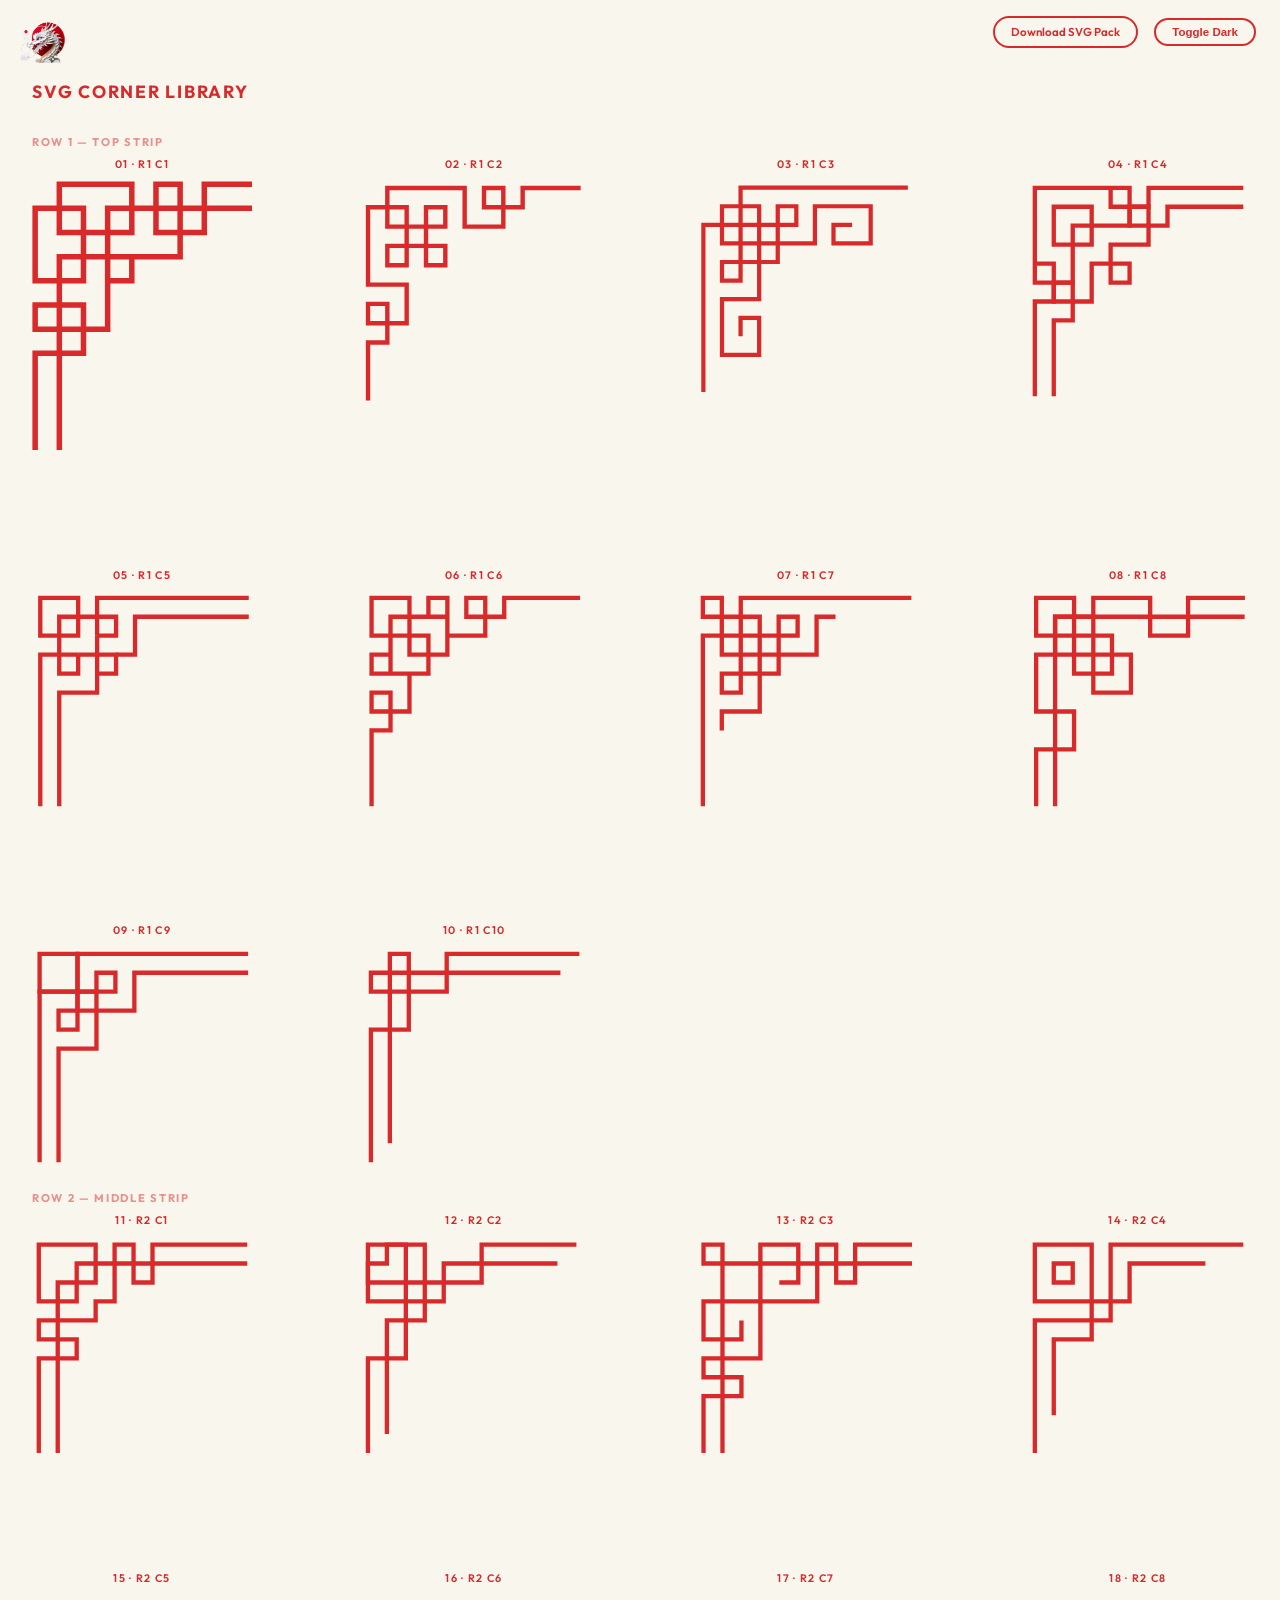
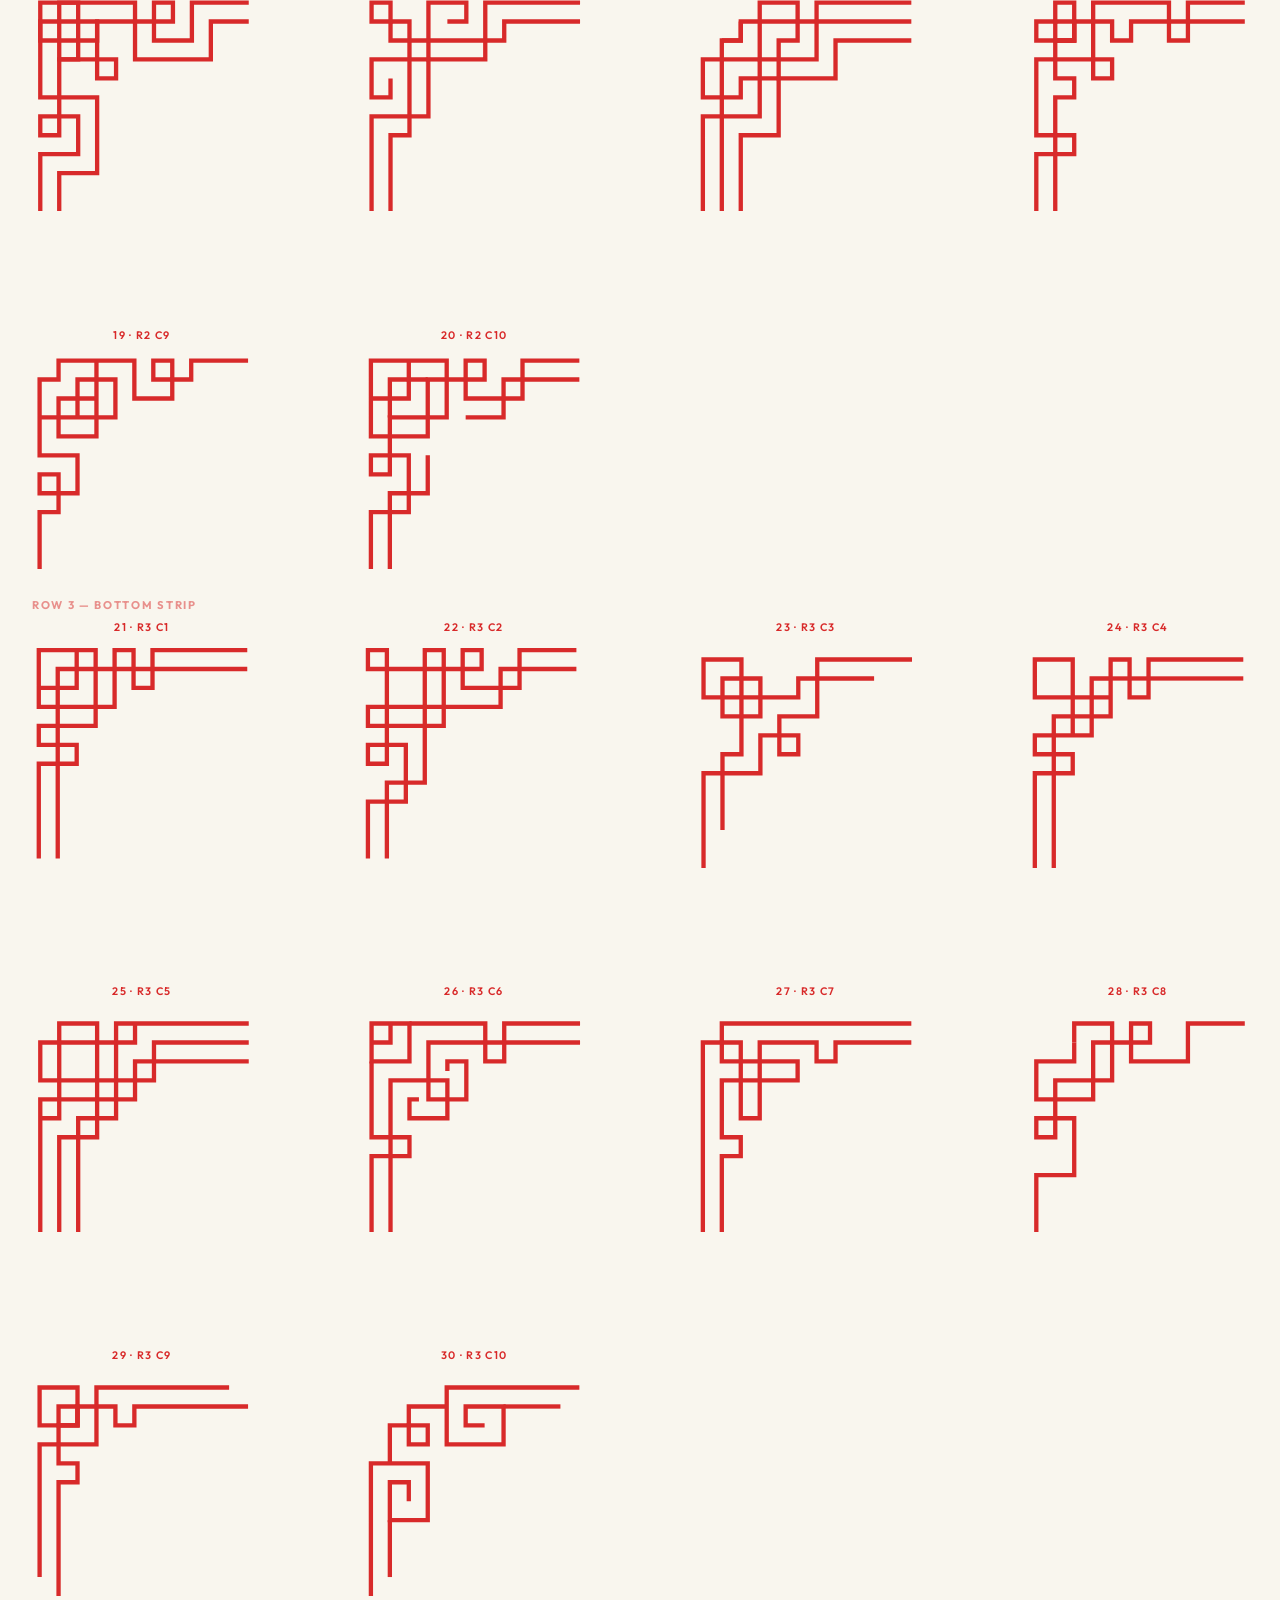
<file: templates/Chinese.html>
<!DOCTYPE html>
<html lang="en">

<head>
  <meta charset="UTF-8">
  <meta name="viewport" content="width=device-width, initial-scale=1.0">
  <title>SVG Corners</title>

  <!-- ============Favicon==================== -->
  <!-- Link to the main favicon.ico file -->
  <link rel="icon" href="../static/img/favicon/favicon.ico" type="image/x-icon">
  <!-- Link to Android Chrome icons -->
  <link rel="icon" type="image/png" sizes="192x192" href="../static/img/favicon/android-chrome-192x192.png">
  <link rel="icon" type="image/png" sizes="512x512" href="../static/img/favicon/android-chrome-512x512.png">
  <!-- Link to Apple Touch Icon -->
  <link rel="apple-touch-icon" sizes="180x180" href="../static/img/favicon/apple-touch-icon.png">
  <!-- Link to other favicon sizes -->
  <link rel="icon" type="image/png" sizes="32x32" href="../static/img/favicon/favicon-32x32.png">
  <link rel="icon" type="image/png" sizes="16x16" href="../static/img/favicon/favicon-16x16.png">
  <!-- Link to site.webmanifest -->
  <link rel="manifest" href="../static/img/favicon/site.webmanifest">


  <style>
    :root {
      --bg: #F9F6EE;
      --txt: #000;
      --c3: #D82A2A;
    }

    body.dark {
      --bg: #16161A;
      --txt: #F5F1EA;
    }

    *,
    *::before,
    *::after {
      box-sizing: border-box;
      margin: 0;
      padding: 0;
      scroll-behavior: smooth;
    }

    body {
      background: var(--bg);
      color: var(--txt);
      font-family: 'Outfit', sans-serif;
      padding: 2rem;
      transition: background 0.3s, color 0.3s;
    }

    h1 {
      font-size: 1.1rem;
      font-weight: 700;
      letter-spacing: 0.1em;
      text-transform: uppercase;
      color: var(--c3);
      margin-left: 0rem;
      margin-bottom: 2rem;
      margin-top: 3rem;
    }



    /* Grid of corners */
    .grid {
      display: grid;
      grid-template-columns: repeat(auto-fill, minmax(160px, 1fr));
      gap: 7rem;
    }

    .corner-card {
      display: flex;
      flex-direction: column;
      align-items: center;
      gap: 0.6rem;
    }

    .corner-label {
      font-size: 0.68rem;
      font-weight: 600;
      letter-spacing: 0.12em;
      text-transform: uppercase;
      color: var(--c3);
      text-align: center;
    }

    .corner-card svg {
      width: 100%;
      height: auto;
    }

    /* Make paths respect dark mode */
    body.dark .corner-card svg path,
    body.dark .corner-card svg polygon,
    body.dark .corner-card svg rect {
      fill: var(--c3) !important;
    }

    hr.section-sep {
      border: none;
      border-top: 1px dashed var(--c3);
      opacity: 0.3;
      margin: 2rem 0 1rem;
      grid-column: 1 / -1;
    }

    .row-label {
      font-size: 0.7rem;
      font-weight: 700;
      letter-spacing: 0.15em;
      text-transform: uppercase;
      color: var(--c3);
      opacity: 0.5;
      margin: 1.5rem 0 0.5rem;

    }

    .logo {
      position: fixed;
      top: 20px;
      left: 20px;

      width: 45px;
      height: auto;
      display: block;
    }

    header {
      position: fixed;
      height: 5px;
      width: 5px;
      border-radius: 10px;
    }

    .button-box {
      position: fixed;
      top: 1rem;
      right: 1.5rem;
      display: flex;
      justify-content: space-between;
      align-items: center;
      gap: 1rem;
    }

        /* Toggle button */
    .toggle {
      padding: 0.4rem 1rem;
      border: 2px solid var(--c3);
      border-radius: 20px;
      background: transparent;
      color: var(--c3);
      font-size: 0.72rem;
      font-weight: 600;
      cursor: pointer;
      z-index: 999;
      transition: 0.5s ease-in-out;
    }

    .download-btn {
      padding: 0.4rem 1rem;
      border: 2px solid var(--c3);
      text-decoration: none;
      border-radius: 20px;
      background: transparent;
      color: var(--c3);
      font-size: 0.72rem;
      font-weight: 600;
      cursor: pointer;
      z-index: 999;
      transition: 0.5s ease-in-out;
    }

    .toggle:hover, .download-btn:hover{
      background: var(--c3);
      color: #000;
      border: 2px dashed #000;
    }
  </style>
  <link rel="preconnect" href="https://fonts.googleapis.com">
  <link href="https://fonts.googleapis.com/css2?family=Outfit:wght@400;700&display=swap" rel="stylesheet">
</head>

<body>
  <div class="button-box">
    <a href="../static/Downloads/Chinese Corners.zip" download class="download-btn">Download SVG Pack</a>
    <button class="toggle" onclick="document.body.classList.toggle('dark')">Toggle Dark</button>
  </div>
  <header class="header">
    <a href="../index.html#resources" class="logo-link">
      <img src="../static/img/logo.webp" alt="Logo" class="logo">
    </a>
  </header>
  <h1>SVG Corner Library</h1>

  <!-- ════════════════════════════════════════
     ROW 1 — y: 55–152 (top strip)
════════════════════════════════════════ -->
  <p class="row-label">Row 1 — Top Strip</p>
  <div class="grid">

    <!-- CORNER 01 — Col 1 · x: 49–128, y: 55–152 -->
    <div class="corner-card">
      <span class="corner-label">01 · R1 C1</span>
      <svg viewBox="49 55 80 100" xmlns="http://www.w3.org/2000/svg">
        <!-- Row 1, Col 1 — complete -->
        <g>
          <path style="fill:#D82A2A;"
            d="M51.147,152.805h-2v-36.147H66.72v-15.574h-6.787v8.787H49.147V99.083h8.787v-6.787h-8.787      V63.936H68.72v9.787h-2v-7.787H51.147v24.361h6.787v-8.787H68.72v10.787h-8.787v6.787h8.787v19.574H51.147V152.805z       M51.147,107.87h6.787v-6.787h-6.787V107.87z M59.933,90.296h6.787v-6.787h-6.787V90.296z" />
          <path style="fill:#D82A2A;"
            d="M112.655,74.723H93.081v-8.787h-6.787v8.787H75.508V63.936h8.787v-6.787H59.933v15.574h7.787v2      h-9.787V55.148h28.361v8.787h6.787v-8.787h10.787v10.787h-8.787v6.787h15.574V55.148h36.148v2h-34.148V74.723z M77.508,72.723      h6.787v-6.787h-6.787V72.723z M95.081,63.936h6.787v-6.787h-6.787V63.936z" />
          <path style="fill:#D82A2A;"
            d="M59.933,152.805h-2V107.87h17.574V81.509h26.36V63.936h44.935v2h-42.935v17.574H86.294v8.787      h-8.787v17.574H59.933V152.805z M77.508,90.296h6.787v-6.787h-6.787V90.296z" />
          <path style="fill:#D82A2A;"
            d="M77.508,83.509H66.72V72.723h10.787V83.509z M68.72,81.509h6.787v-6.787H68.72V81.509z" />
        </g>
      </svg>
    </div>

    <!-- CORNER 02 — Col 2 · x: 173–244, y: 55–152 -->
    <div class="corner-card">
      <span class="corner-label">02 · R1 C2</span>
      <svg viewBox="171 53 100 102" xmlns="http://www.w3.org/2000/svg">
        <!-- Row 1, Col 2 — complete -->
        <g>
          <path style="fill:#D82A2A;"
            d="M173.819,152.805h-2v-27.361h8.787v-6.787h-8.787V107.87h10.787v8.787h6.787v-15.574h-17.574      V63.936h8.787v-8.787h37.148v17.574h15.574v-6.787h-8.787V55.148h10.787v8.787h6.787v-8.787h27.361v2h-25.361v8.787h-8.787      v8.787h-19.574V57.148h-33.148v6.787h8.787v8.787h6.787v-8.787h10.787v10.787h-8.787v6.787h8.787v10.787h-10.787v-8.787h-6.787      v8.787h-10.787V81.509h8.787v-6.787h-8.787v-8.787h-6.787v33.147h17.574v19.574h-8.787v8.787h-8.787V152.805z M173.819,116.657      h6.787v-6.787h-6.787V116.657z M200.179,90.296h6.787v-6.787h-6.787V90.296z M182.606,90.296h6.787v-6.787h-6.787V90.296z       M191.393,81.509h6.787v-6.787h-6.787V81.509z M200.179,72.723h6.787v-6.787h-6.787V72.723z M182.606,72.723h6.787v-6.787      h-6.787V72.723z M226.54,63.936h6.787v-6.787h-6.787V63.936z" />
        </g>
      </svg>
    </div>

    <!-- CORNER 03 — Col 3 · x: 294–392, y: 55–152 -->
    <div class="corner-card">
      <span class="corner-label">03 · R1 C3</span>
      <svg viewBox="292 53 104 102" xmlns="http://www.w3.org/2000/svg">
        <!-- Row 1, Col 3 — complete -->
        <g>
          <path style="fill:#D82A2A;"
            d="M322.852,136.231h-19.574V107.87h17.574V83.509h-17.574V63.936h19.574v17.574h24.361V63.936      h28.361v19.574H356V72.723h9.787v2H358v6.787h15.574V65.936h-24.361v17.574h-26.361v26.361h-17.574v24.361h15.574v-15.574      h-6.787v7.787h-2v-9.787h10.787V136.231z M305.278,81.509h15.574V65.936h-15.574V81.509z" />
          <path style="fill:#D82A2A;"
            d="M296.491,152.805h-2V72.723h17.574V55.148h80.082v2h-78.082v15.574h15.574v-8.787h10.787v10.787      h-8.787v17.574h-17.574v8.787h-10.787V90.296h8.787V74.723h-15.574V152.805z M305.278,99.083h6.787v-6.787h-6.787V99.083z       M314.065,90.296h15.574V74.723h-15.574V90.296z M331.639,72.723h6.787v-6.787h-6.787V72.723z" />
        </g>
      </svg>
    </div>

    <!-- CORNER 04 — Col 4 · x: 417–514, y: 55–152 -->
    <div class="corner-card">
      <span class="corner-label">04 · R1 C4</span>
      <svg viewBox="415 53 102 102" xmlns="http://www.w3.org/2000/svg">
        <!-- Row 1, Col 4 — complete -->
        <g>
          <path style="fill:#D82A2A;"
            d="M445.524,83.509H425.95V63.936h19.574V83.509z M427.95,81.509h15.574V65.936H427.95V81.509z" />
          <polygon style="fill:#D82A2A;"
            points="419.163,152.805 417.163,152.805 417.163,107.87 425.95,107.87 425.95,92.296       418.163,92.296 418.163,90.296 427.95,90.296 427.95,109.87 419.163,109.87 " />
          <polygon style="fill:#D82A2A;"
            points="471.885,65.936 452.311,65.936 452.311,56.148 454.311,56.148 454.311,63.936       469.885,63.936 469.885,55.148 514.82,55.148 514.82,57.148 471.885,57.148 " />
          <path style="fill:#D82A2A;"
            d="M436.737,101.083h-19.574V55.148h45.935v19.574h-26.361V101.083z M419.163,99.083h15.574v-26.36      h26.361V57.148h-41.935V99.083z" />
          <path style="fill:#D82A2A;"
            d="M427.95,152.805h-2v-36.147h8.787v-8.787h8.787V90.296h8.787v-8.787h17.574v-8.787h8.787v-8.787      h36.148v2h-34.148v8.787h-8.787v8.787h-17.574v6.787h8.787v10.787h-10.787v-8.787h-6.787v17.574h-8.787v8.787h-8.787V152.805z       M454.311,99.083h6.787v-6.787h-6.787V99.083z" />
          <path style="fill:#D82A2A;"
            d="M436.737,109.87H425.95V99.083h10.787V109.87z M427.95,107.87h6.787v-6.787h-6.787V107.87z" />
          <path style="fill:#D82A2A;"
            d="M471.885,74.723h-10.787V63.936h10.787V74.723z M463.098,72.723h6.787v-6.787h-6.787V72.723z" />
        </g>
      </svg>
    </div>

    <!-- CORNER 05 — Col 5 · x: 539–637, y: 55–152 -->
    <div class="corner-card">
      <span class="corner-label">05 · R1 C5</span>
      <svg viewBox="537 53 102 102" xmlns="http://www.w3.org/2000/svg">
        <!-- Row 1, Col 5 — complete -->
        <g>
          <path style="fill:#D82A2A;"
            d="M559.409,74.723h-19.574V55.148h19.574V74.723z M541.836,72.723h15.574V57.148h-15.574V72.723z" />
          <polygon style="fill:#D82A2A;"
            points="568.196,73.723 566.196,73.723 566.196,55.148 637.492,55.148 637.492,57.148 568.196,57.148" />
          <polygon style="fill:#D82A2A;"
            points="559.409,92.296 548.622,92.296 548.622,63.936 576.983,63.936 576.983,74.723 567.196,74.723 567.196,72.723 574.983,72.723 574.983,65.936 550.622,65.936 550.622,90.296 557.409,90.296 557.409,82.509 559.409,82.509" />
          <polygon style="fill:#D82A2A;"
            points="541.836,152.805 539.836,152.805 539.836,81.509 558.409,81.509 558.409,83.509 541.836,83.509" />
          <path style="fill:#D82A2A;"
            d="M550.622,152.805h-2V99.083h17.574V81.509h10.787v10.787h-8.787v8.787h-17.574V152.805z M568.196,90.296h6.787v-6.787h-6.787V90.296z" />
          <polygon style="fill:#D82A2A;"
            points="585.77,83.509 575.983,83.509 575.983,81.509 583.77,81.509 583.77,63.936 637.492,63.936 637.492,65.936 585.77,65.936" />
          <polygon style="fill:#D82A2A;"
            points="568.196,83.509 558.409,83.509 558.409,81.509 566.196,81.509 566.196,73.723 568.196,73.723" />
        </g>
      </svg>
    </div>

    <!-- CORNER 06 — Col 6 · x: 662–760, y: 55–152 -->
    <div class="corner-card">
      <span class="corner-label">06 · R1 C6</span>
      <svg viewBox="660 53 102 102" xmlns="http://www.w3.org/2000/svg">
        <!-- Row 1, Col 6 — complete -->
        <g>
          <path style="fill:#D82A2A;"
            d="M664.508,152.805h-2v-36.147h8.787v-6.787h-8.787V99.083h10.787v8.787h6.787V92.296h-17.574      V81.509h8.787v-6.787h-8.787V55.148h19.574v8.787h6.787v-8.787h10.786v17.574h15.574v-6.787h-8.787V55.148h10.787v8.787h6.787      v-8.787h36.147v2h-34.147v8.787h-8.787v8.787h-17.574v8.787h-8.786v8.787h-8.787v17.574h-8.787v8.787h-8.787V152.805z       M664.508,107.87h6.787v-6.787h-6.787V107.87z M673.295,90.296h15.574v-6.787h-8.787v-8.787h-6.787V90.296z M664.508,90.296      h6.787v-6.787h-6.787V90.296z M690.869,81.509h6.786V65.936h-15.573v6.787h8.787V81.509z M682.082,81.509h6.787v-6.787h-6.787      V81.509z M673.295,72.723h6.787v-6.787h-6.787V72.723z M664.508,72.723h6.787v-8.787h8.787v-6.787h-15.574V72.723z       M708.442,63.936h6.787v-6.787h-6.787V63.936z M690.869,63.936h6.786v-6.787h-6.786V63.936z" />
        </g>
      </svg>
    </div>

    <!-- CORNER 07 — Col 7 · x: 785–882, y: 55–152 -->
    <div class="corner-card">
      <span class="corner-label">07 · R1 C7</span>
      <svg viewBox="783 53 102 102" xmlns="http://www.w3.org/2000/svg">
        <!-- Row 1, Col 7 — complete -->
        <g>
          <path style="fill:#D82A2A;"
            d="M795.967,117.657h-2v-9.787h17.574V83.509h-17.574V65.936h-8.786V55.148h10.786v8.787h17.574      v17.574h24.36V63.936h9.787v2h-7.787v17.574h-26.36v26.361h-17.574V117.657z M795.967,81.509h15.574V65.936h-15.574V81.509z       M787.18,63.936h6.786v-6.787h-6.786V63.936z" />
          <path style="fill:#D82A2A;"
            d="M787.18,152.805h-2V72.723h17.573V55.148h80.082v2h-78.082v15.574h15.574v-8.787h10.787v10.787      h-8.787v17.574h-17.574v8.787h-10.787V90.296h8.787V74.723H787.18V152.805z M795.967,99.083h6.787v-6.787h-6.787V99.083z       M804.754,90.296h15.574V74.723h-15.574V90.296z M822.328,72.723h6.787v-6.787h-6.787V72.723z" />
        </g>
      </svg>
    </div>

    <!-- CORNER 08 — Col 8 · x: 907–1005, y: 55–152 -->
    <div class="corner-card">
      <span class="corner-label">08 · R1 C8</span>
      <svg viewBox="905 53 102 102" xmlns="http://www.w3.org/2000/svg">
        <!-- Row 1, Col 8 — complete -->
        <g>
          <polygon style="fill:#D82A2A;"
            points="918.568,152.805 916.568,152.805 916.568,63.936 935.142,63.936 935.142,65.936 918.568,65.936" />
          <polygon style="fill:#D82A2A;"
            points="918.568,82.509 916.568,82.509 916.568,63.936 1005.437,63.936 1005.437,65.936 918.568,65.936" />
          <path style="fill:#D82A2A;"
            d="M944.929,92.296h-19.574V72.723h19.574V92.296z M927.355,90.296h15.574V74.723h-15.574V90.296z" />
          <path style="fill:#D82A2A;"
            d="M909.781,152.805h-2v-27.361h17.574V109.87h-17.574V81.509h26.503V55.148h28.36v17.574h15.574      V55.148h27.36v2h-25.36v17.574h-19.574V57.148h-24.36v24.361h17.432v19.574h-19.432V83.509h-24.503v24.361h17.574v19.574      h-17.574V152.805z M936.284,99.083h15.432V83.509h-15.432V99.083z" />
          <path style="fill:#D82A2A;"
            d="M927.355,74.723h-19.574V55.148h19.574V74.723z M909.781,72.723h15.574V57.148h-15.574V72.723z" />
        </g>
      </svg>
    </div>

    <!-- CORNER 09 — Col 9 · x: 1030–1128, y: 55–152 -->
    <div class="corner-card">
      <span class="corner-label">09 · R1 C9</span>
      <svg viewBox="1028 53 102 102" xmlns="http://www.w3.org/2000/svg">
        <!-- Row 1, Col 9 — complete -->
        <g>
          <path style="fill:#D82A2A;"
            d="M1032.524,152.805h-2V72.723h26.361v-8.787h10.787v10.787h-35.148V152.805z M1058.885,72.723      h6.787v-6.787h-6.787V72.723z" />
          <path style="fill:#D82A2A;"
            d="M1050.098,92.296h-10.787V81.509h8.787V55.148h80.082v2h-78.082V92.296z M1041.311,90.296h6.787      v-6.787h-6.787V90.296z" />
          <path style="fill:#D82A2A;"
            d="M1041.311,152.805h-2V99.083h17.574V83.509h-8.787v-8.787h-17.574V55.148h19.574v17.574h8.787      v8.787h15.573V63.936h53.722v2h-51.722v17.574h-17.573v17.574h-17.574V152.805z M1050.098,81.509h6.787v-6.787h-6.787V81.509z       M1032.524,72.723h15.574V57.148h-15.574V72.723z" />
        </g>
      </svg>
    </div>

    <!-- CORNER 10 — Col 10 · x: 1153–1250, y: 55–152 -->
    <div class="corner-card">
      <span class="corner-label">10 · R1 C10</span>
      <svg viewBox="1151 53 102 102" xmlns="http://www.w3.org/2000/svg">
        <!-- Row 1, Col 10 — complete -->
        <g>
          <path style="fill:#D82A2A;"
            d="M1155.197,152.805h-2V90.296h8.787V55.148h10.786v37.148h-8.786v51.721h-2V92.296h-6.787V152.805      z M1163.984,90.296h6.786V57.148h-6.786V90.296z" />
          <path style="fill:#D82A2A;"
            d="M1190.344,74.723h-37.147V63.936h35.147v-8.787h62.509v2h-60.509v6.787h51.722v2h-51.722V74.723z       M1155.197,72.723h33.147v-6.787h-33.147V72.723z" />
        </g>
      </svg>
    </div>

  </div><!-- /Row 1 -->


  <!-- ════════════════════════════════════════
     ROW 2 — y: 198–296 (middle strip)
════════════════════════════════════════ -->
  <p class="row-label">Row 2 — Middle Strip</p>
  <div class="grid">

    <!-- CORNER 11 — Col 1 · x: 49–146, y: 198–296 -->
    <div class="corner-card">
      <span class="corner-label">11 · R2 C1</span>
      <svg viewBox="47 196 102 103" xmlns="http://www.w3.org/2000/svg">
        <!-- Row 2, Col 1 — complete -->
        <g>
          <path style="fill:#D82A2A;"
            d="M59.933,296.631h-2v-69.295h-8.787v-28.361h28.361v8.787h69.295v2H77.508v8.787H68.72v8.787      h-8.787V296.631z M59.933,225.336h6.787v-6.787h-6.787V225.336z M51.147,225.336h6.787v-8.787h8.787v-8.787h8.787v-6.787H51.147      V225.336z M68.72,216.549h6.787v-6.787H68.72V216.549z" />
          <polygon style="fill:#D82A2A;"
            points="51.147,296.631 49.147,296.631 49.147,251.696 66.72,251.696 66.72,244.91 49.147,244.91 49.147,234.123 75.508,234.123 75.508,225.336 84.294,225.336 84.294,198.975 95.081,198.975 95.081,216.549 101.868,216.549 101.868,198.975 146.803,198.975 146.803,200.975 103.868,200.975 103.868,218.549 93.081,218.549 93.081,200.975 86.294,200.975 86.294,227.336 77.508,227.336 77.508,236.123 51.147,236.123 51.147,242.91 68.72,242.91 68.72,253.696 51.147,253.696" />
        </g>
      </svg>
    </div>

    <!-- CORNER 12 — Col 2 · x: 173–260, y: 198–296 -->
    <div class="corner-card">
      <span class="corner-label">12 · R2 C2</span>
      <svg viewBox="171 196 102 103" xmlns="http://www.w3.org/2000/svg">
        <!-- Row 2, Col 2 — complete -->
        <g>
          <path style="fill:#D82A2A;"
            d="M173.819,296.631h-2v-44.935h17.574v-33.148h-17.574v-10.787h8.787v-8.787h10.787v17.574h33.147      v-17.574h44.935v2H226.54v17.574h-35.147v35.148h-17.574V296.631z M173.819,216.549h15.574v-15.574h-6.787v8.787h-8.787      V216.549z" />
          <path style="fill:#D82A2A;"
            d="M182.606,287.845h-2v-53.722h17.574v-6.787h-26.36v-28.361h28.36v26.361h6.787v-17.574h53.722v2      h-51.722v17.574h-8.787v8.787h-17.574V287.845z M173.819,225.336h24.36v-24.361h-24.36V225.336z" />
        </g>
      </svg>
    </div>

    <!-- CORNER 13 — Col 3 · x: 294–392, y: 198–296 -->
    <div class="corner-card">
      <span class="corner-label">13 · R2 C3</span>
      <svg viewBox="292 196 102 103" xmlns="http://www.w3.org/2000/svg">
        <!-- Row 2, Col 3 — complete -->
        <g>
          <path style="fill:#D82A2A;"
            d="M305.278,296.631h-2v-86.869h-8.787v-10.787h10.787v8.787h86.869v2h-86.869V296.631z       M296.491,207.762h6.787v-6.787h-6.787V207.762z" />
          <polygon style="fill:#D82A2A;"
            points="296.491,296.631 294.491,296.631 294.491,269.271 312.065,269.271 312.065,262.483 294.491,262.483 294.491,251.696 320.852,251.696 320.852,227.336 296.491,227.336 296.491,242.91 312.065,242.91 312.065,235.123 314.065,235.123 314.065,244.91 294.491,244.91 294.491,225.336 322.852,225.336 322.852,253.696 296.491,253.696 296.491,260.483 314.065,260.483 314.065,271.271 296.491,271.271" />
          <polygon style="fill:#D82A2A;"
            points="349.213,227.336 320.852,227.336 320.852,198.975 340.426,198.975 340.426,218.549 330.639,218.549 330.639,216.549 338.426,216.549 338.426,200.975 322.852,200.975 322.852,225.336 347.213,225.336 347.213,198.975 357.999,198.975 357.999,216.549 364.786,216.549 364.786,198.975 392.147,198.975 392.147,200.975 366.786,200.975 366.786,218.549 355.999,218.549 355.999,200.975 349.213,200.975" />
        </g>
      </svg>
    </div>

    <!-- CORNER 14 — Col 4 · x: 417–514, y: 198–296 -->
    <div class="corner-card">
      <span class="corner-label">14 · R2 C4</span>
      <svg viewBox="415 196 102 103" xmlns="http://www.w3.org/2000/svg">
        <!-- Row 2, Col 4 — complete -->
        <g>
          <path style="fill:#D82A2A;"
            d="M436.737,218.549H425.95v-10.787h10.787V218.549z M427.95,216.549h6.787v-6.787h-6.787V216.549z" />
          <path style="fill:#D82A2A;"
            d="M427.95,279.058h-2V242.91h17.574v-15.574h-26.361v-28.361h28.361v26.361h15.574v-17.574h36.147      v2h-34.147v17.574h-17.574v17.574H427.95V279.058z M419.163,225.336h24.361v-24.361h-24.361V225.336z" />
          <polygon style="fill:#D82A2A;"
            points="419.163,296.631 417.163,296.631 417.163,234.123 452.311,234.123 452.311,198.975 514.82,198.975 514.82,200.975 454.311,200.975 454.311,236.123 419.163,236.123" />
        </g>
      </svg>
    </div>

    <!-- CORNER 15 — Col 5 · x: 539–637, y: 198–296 -->
    <div class="corner-card">
      <span class="corner-label">15 · R2 C5</span>
      <svg viewBox="537 196 102 103" xmlns="http://www.w3.org/2000/svg">
        <!-- Row 2, Col 5 — complete -->
        <g>
          <path style="fill:#D82A2A;"
            d="M541.836,296.631h-2v-27.36h17.574v-15.574h-6.787v8.787h-10.787v-10.787h8.787v-26.36h8.787      v-6.787h-17.574v-19.574h19.574v17.574h6.787v-8.787h26.36v-8.787h10.787v10.787h-8.787v6.787h15.574v-17.574h27.36v2h-25.36      v17.574h-19.574v-8.787h-24.36v8.787h-8.787v8.787h-8.787v24.36h8.787v19.574h-17.574V296.631z M541.836,260.483h6.787v-6.787      h-6.787V260.483z M541.836,216.549h15.574v-15.574h-15.574V216.549z M594.557,207.762h6.787v-6.787h-6.787V207.762z" />
          <path style="fill:#D82A2A;"
            d="M550.622,296.631h-2v-18.573h17.574V244.91h-26.361v-37.147h8.787v-8.787h37.148v26.361h33.147      v-17.574h18.574v2h-16.574v17.574H583.77v-26.361h-33.148v6.787h17.574v17.574h8.787v10.787h-10.787v-8.787h-17.574v-17.574      h-6.787v33.147h26.361v37.148h-17.574V296.631z M568.196,234.123h6.787v-6.787h-6.787V234.123z M550.622,225.336h15.574v-15.574      h-15.574V225.336z" />
        </g>
      </svg>
    </div>

    <!-- CORNER 16 — Col 6 · x: 662–760, y: 198–296 -->
    <div class="corner-card">
      <span class="corner-label">16 · R2 C6</span>
      <svg viewBox="660 196 102 103" xmlns="http://www.w3.org/2000/svg">
        <!-- Row 2, Col 6 — complete -->
        <g>
          <polygon style="fill:#D82A2A;"
            points="664.508,296.631 662.508,296.631 662.508,251.696 688.869,251.696 688.869,227.336 664.508,227.336 664.508,242.91 671.295,242.91 671.295,235.123 673.295,235.123 673.295,244.91 662.508,244.91 662.508,225.336 690.869,225.336 690.869,253.696 664.508,253.696" />
          <polygon style="fill:#D82A2A;"
            points="717.229,227.336 688.869,227.336 688.869,198.975 708.442,198.975 708.442,209.762 698.655,209.762 698.655,207.762 706.442,207.762 706.442,200.975 690.869,200.975 690.869,225.336 715.229,225.336 715.229,198.975 760.164,198.975 760.164,200.975 717.229,200.975" />
          <polygon style="fill:#D82A2A;"
            points="673.295,296.631 671.295,296.631 671.295,260.483 680.082,260.483 680.082,209.762 672.295,209.762 672.295,207.762 682.082,207.762 682.082,262.483 673.295,262.483" />
          <polygon style="fill:#D82A2A;"
            points="726.016,218.549 671.295,218.549 671.295,208.762 673.295,208.762 673.295,216.549 724.016,216.549 724.016,207.762 760.164,207.762 760.164,209.762 726.016,209.762" />
          <path style="fill:#D82A2A;"
            d="M673.295,209.762h-10.787v-10.787h10.787V209.762z M664.508,207.762h6.787v-6.787h-6.787V207.762z" />
        </g>
      </svg>
    </div>

    <!-- CORNER 17 — Col 7 · x: 785–882, y: 198–296 -->
    <div class="corner-card">
      <span class="corner-label">17 · R2 C7</span>
      <svg viewBox="783 196 102 103" xmlns="http://www.w3.org/2000/svg">
        <!-- Row 2, Col 7 — complete -->
        <g>
          <polygon style="fill:#D82A2A;"
            points="795.967,296.631 793.967,296.631 793.967,216.549 802.754,216.549 802.754,208.762 804.754,208.762 804.754,218.549 795.967,218.549" />
          <polygon style="fill:#D82A2A;"
            points="804.754,218.549 794.967,218.549 794.967,216.549 802.754,216.549 802.754,207.762 882.836,207.762 882.836,209.762 804.754,209.762" />
          <path style="fill:#D82A2A;"
            d="M804.754,296.631h-2v-36.147h17.574v-24.36h-6.787v17.573h-26.36v42.935h-2v-44.935h26.36      v-15.573h-6.787v8.787H785.18v-19.574h28.36v8.787h8.787v28.36h-17.574V296.631z M787.18,242.91h15.573v-8.787h8.787v-6.787      h-24.36V242.91z" />
          <path style="fill:#D82A2A;"
            d="M848.688,236.123h-28.36v-8.787h-8.787v-28.361h19.574v19.574h-8.787v6.787h15.573v-26.361      h44.935v2h-42.935v26.361h-17.573v6.787h24.36v-17.574h36.148v2h-34.148V236.123z M813.541,225.336h6.787v-8.787h8.787v-15.574      h-15.574V225.336z" />
        </g>
      </svg>
    </div>

    <!-- CORNER 18 — Col 8 · x: 907–1005, y: 198–296 -->
    <div class="corner-card">
      <span class="corner-label">18 · R2 C8</span>
      <svg viewBox="905 196 102 103" xmlns="http://www.w3.org/2000/svg">
        <!-- Row 2, Col 8 — complete -->
        <g>
          <path style="fill:#D82A2A;"
            d="M909.852,296.631h-2v-27.36h17.574v-6.787h-17.574v-37.147h26.36v-26.361h37.148v17.574h6.786      v-17.574h27.361v2h-25.361v17.574h-10.786v-17.574h-33.148v24.361H945v10.787h-10.787v-8.787h-24.36v33.147h17.574v10.787      h-17.574V296.631z M936.213,234.123H943v-6.787h-6.787V234.123z" />
          <polygon style="fill:#D82A2A;"
            points="918.639,296.631 916.639,296.631 916.639,242.91 925.426,242.91 925.426,236.123 916.639,236.123 916.639,216.549 925.426,216.549 925.426,207.762 945,207.762 945,216.549 951.787,216.549 951.787,207.762 1005.508,207.762 1005.508,209.762 953.787,209.762 953.787,218.549 943,218.549 943,209.762 927.426,209.762 927.426,218.549 918.639,218.549 918.639,234.123 927.426,234.123 927.426,244.91 918.639,244.91" />
          <path style="fill:#D82A2A;"
            d="M927.426,218.549h-19.574v-10.787h8.787v-8.787h10.787V218.549z M909.852,216.549h15.574v-15.574      h-6.787v8.787h-8.787V216.549z" />
          <path style="fill:#D82A2A;"
            d="M927.426,218.549h-10.787v-10.787h10.787V218.549z M918.639,216.549h6.787v-6.787h-6.787V216.549z" />
        </g>
      </svg>
    </div>

    <!-- CORNER 19 — Col 9 · x: 1030–1128, y: 198–296 -->
    <div class="corner-card">
      <span class="corner-label">19 · R2 C9</span>
      <svg viewBox="1028 196 102 103" xmlns="http://www.w3.org/2000/svg">
        <!-- Row 2, Col 9 — complete -->
        <g>
          <path style="fill:#D82A2A;"
            d="M1032.524,296.631h-2v-27.36h8.787v-6.787h-8.787v-10.787h10.787v8.787h6.787V244.91h-17.574      v-37.147h8.787v-8.787h37.147v17.574h15.574v-6.787h-8.787v-10.787h10.787v8.787h6.787v-8.787h27.36v2h-25.36v8.787h-8.787      v8.787h-19.574v-17.574h-15.573v6.787h8.787v19.574h-8.787v8.787h-19.574v-8.787h-6.787v15.574h17.574v19.574h-8.787v8.787      h-8.787V296.631z M1032.524,260.483h6.787v-6.787h-6.787V260.483z M1041.311,234.123h15.574v-6.787h-15.574V234.123z       M1058.885,225.336h6.787v-15.574h-6.787V225.336z M1050.098,225.336h6.787v-6.787h-6.787V225.336z M1041.311,225.336h6.787      v-6.787h-6.787V225.336z M1032.524,225.336h6.787v-8.787h8.787v-8.787h8.787v-6.787h-15.574v8.787h-8.787V225.336z       M1050.098,216.549h6.787v-6.787h-6.787V216.549z M1085.246,207.762h6.787v-6.787h-6.787V207.762z" />
        </g>
      </svg>
    </div>

    <!-- CORNER 20 — Col 10 · x: 1153–1250, y: 198–296 -->
    <div class="corner-card">
      <span class="corner-label">20 · R2 C10</span>
      <svg viewBox="1151 196 102 103" xmlns="http://www.w3.org/2000/svg">
        <!-- Row 2, Col 10 — complete -->
        <g>
          <path style="fill:#D82A2A;"
            d="M1155.197,296.631h-2v-27.36h17.573V244.91h-6.786v8.787h-10.787V242.91h8.787v-6.787h-8.787      v-37.148h37.147v8.787h6.787v-8.787h10.787v10.787h-8.787v6.787h24.36v-17.574h27.361v2h-25.361v17.574h-28.36v-8.787h-6.787      v17.574h-8.787v8.787h-17.573v6.787h8.786v28.361h-17.573V296.631z M1155.197,251.696h6.787v-6.787h-6.787V251.696z       M1163.984,234.123h15.573v-6.787h-15.573V234.123z M1155.197,234.123h6.787v-8.787h17.573v-17.574h8.787v-6.787h-33.147      V234.123z M1181.557,225.336h6.787v-15.574h-6.787V225.336z M1199.132,207.762h6.787v-6.787h-6.787V207.762z" />
          <path style="fill:#D82A2A;"
            d="M1163.984,226.336h-2v-7.787h-7.787v-2h7.787v-8.787h10.786v10.787h-8.786V226.336z       M1163.984,216.549h6.786v-6.787h-6.786V216.549z" />
          <polygon style="fill:#D82A2A;"
            points="1180.557,209.762 1170.77,209.762 1170.77,199.975 1172.77,199.975 1172.77,207.762 1180.557,207.762" />
          <polygon style="fill:#D82A2A;"
            points="1163.984,296.631 1161.984,296.631 1161.984,260.483 1179.557,260.483 1179.557,243.91 1181.557,243.91 1181.557,262.483 1163.984,262.483" />
          <polygon style="fill:#D82A2A;"
            points="1216.705,227.336 1198.132,227.336 1198.132,225.336 1214.705,225.336 1214.705,207.762 1250.853,207.762 1250.853,209.762 1216.705,209.762" />
        </g>
      </svg>
    </div>

  </div><!-- /Row 2 -->


  <!-- ════════════════════════════════════════
     ROW 3 — y: 344–444 (bottom strip)
════════════════════════════════════════ -->
  <p class="row-label">Row 3 — Bottom Strip</p>
  <div class="grid">

    <!-- CORNER 21 — Col 1 · x: 49–146, y: 344–444 -->
    <div class="corner-card">
      <span class="corner-label">21 · R3 C1</span>
      <svg viewBox="47 341 102 106" xmlns="http://www.w3.org/2000/svg">
        <!-- Row 3, Col 1 — complete -->
        <g>
          <path style="fill:#D82A2A;"
            d="M51.147,440.458h-2v-44.935H66.72v-6.787H49.147v-10.787h26.361v-6.786H49.147v-28.361h28.361      v26.361h6.787v-26.361h10.787v17.574h6.787v-17.574h44.935v2h-42.935v17.574H93.081v-17.574h-6.787v26.361h-8.787v8.786H51.147      v6.787H68.72v10.787H51.147V440.458z M51.147,369.163h24.361v-24.361H51.147V369.163z" />
          <polygon style="fill:#D82A2A;"
            points="59.933,440.458 57.933,440.458 57.933,351.589 146.803,351.589 146.803,353.589 59.933,353.589" />
          <polygon style="fill:#D82A2A;"
            points="68.72,362.376 50.147,362.376 50.147,360.376 66.72,360.376 66.72,343.802 68.72,343.802" />
        </g>
      </svg>
    </div>

    <!-- CORNER 22 — Col 2 · x: 173–260, y: 344–444 -->
    <div class="corner-card">
      <span class="corner-label">22 · R3 C2</span>
      <svg viewBox="171 341 102 106" xmlns="http://www.w3.org/2000/svg">
        <!-- Row 3, Col 2 — complete -->
        <g>
          <path style="fill:#D82A2A;"
            d="M173.819,440.458h-2v-27.36h17.574v-24.361h-6.787v8.787h-10.787v-10.787h8.787v-33.147h-8.787      v-10.787h10.787v8.787h33.148v-8.787h10.787v10.787h-8.787v6.787h24.36v-17.574h27.361v2h-25.361v17.574h-28.36v-8.787h-33.148      v33.147h8.787v28.361h-17.574V440.458z M173.819,395.523h6.787v-6.787h-6.787V395.523z M217.754,351.589h6.787v-6.787h-6.787      V351.589z M173.819,351.589h6.787v-6.787h-6.787V351.589z" />
          <path style="fill:#D82A2A;"
            d="M182.606,440.458h-2V404.31h17.574v-24.361h-26.361v-10.786h26.361v-26.361h10.787v26.361h24.361      v-17.574h36.147v2h-34.147v17.574h-26.361v8.786h-8.787v26.361h-17.574V440.458z M200.179,377.949h6.787v-6.786h-6.787V377.949z       M173.819,377.949h24.361v-6.786h-24.361V377.949z M200.179,369.163h6.787v-24.361h-6.787V369.163z" />
        </g>
      </svg>
    </div>

    <!-- CORNER 23 — Col 3 · x: 294–392, y: 344–444 -->
    <div class="corner-card">
      <span class="corner-label">23 · R3 C3</span>
      <svg viewBox="292 341 102 106" xmlns="http://www.w3.org/2000/svg">
        <!-- Row 3, Col 3 — complete -->
        <g>
          <path style="fill:#D82A2A;"
            d="M322.852,375.556h-19.574v-19.573h19.574V375.556z M305.278,373.556h15.574v-15.573h-15.574      V373.556z" />
          <path style="fill:#D82A2A;"
            d="M305.278,427.277h-2V391.13h8.787v-24.36h-17.574v-19.574h19.574v17.574h24.361v-8.787h36.148v2      h-34.148v8.787h-26.361v26.36h-8.787V427.277z M296.491,364.77h15.574v-15.574h-15.574V364.77z" />
          <polygon style="fill:#D82A2A;"
            points="296.491,444.852 294.491,444.852 294.491,399.917 320.852,399.917 320.852,382.343 330.639,382.343 330.639,384.343 322.852,384.343 322.852,401.917 296.491,401.917" />
          <path style="fill:#D82A2A;"
            d="M340.426,393.13h-10.787v-19.574h17.574v-26.36h44.935v2h-42.935v26.36h-17.574v6.787h8.787      V393.13z M331.639,391.13h6.787v-6.787h-6.787V391.13z" />
        </g>
      </svg>
    </div>

    <!-- CORNER 24 — Col 4 · x: 417–514, y: 344–444 -->
    <div class="corner-card">
      <span class="corner-label">24 · R3 C4</span>
      <svg viewBox="415 341 102 106" xmlns="http://www.w3.org/2000/svg">
        <!-- Row 3, Col 4 — complete -->
        <g>
          <path style="fill:#D82A2A;"
            d="M419.163,444.852h-2v-44.935h17.574v-6.787h-17.574v-10.787h8.787v-8.787h8.787v-6.786h-17.574      v-19.574h19.574v17.574h6.787v-8.787h8.787v-8.787h10.787v17.574h6.787v-17.574h44.935v2h-42.935v17.574h-10.787v-17.574h-6.787      v26.36h-8.787v8.787h-26.361v6.787h17.574v10.787h-17.574V444.852z M436.737,382.343h6.787v-6.787h-6.787V382.343z       M427.95,382.343h6.787v-6.787h-6.787V382.343z M445.524,373.556h6.787v-6.786h-6.787V373.556z M436.737,373.556h6.787v-6.786      h-6.787V373.556z M445.524,364.77h6.787v-6.787h-6.787V364.77z M419.163,364.77h15.574v-15.574h-15.574V364.77z" />
          <rect x="425.95" y="382.492" style="fill:#D82A2A;" width="2" height="62.359" />
          <rect x="453.311" y="355.982" style="fill:#D82A2A;" width="61.509" height="2" />
        </g>
      </svg>
    </div>

    <!-- CORNER 25 — Col 5 · x: 539–637, y: 344–444 -->
    <div class="corner-card">
      <span class="corner-label">25 · R3 C5</span>
      <svg viewBox="537 341 102 106" xmlns="http://www.w3.org/2000/svg">
        <!-- Row 3, Col 5 — complete -->
        <g>
          <polygon style="fill:#D82A2A;"
            points="550.622,444.852 548.622,444.852 548.622,399.917 566.196,399.917 566.196,349.195 550.622,349.195 550.622,383.343 548.622,383.343 548.622,347.195 568.196,347.195 568.196,401.917 550.622,401.917" />
          <polygon style="fill:#D82A2A;"
            points="594.557,375.556 539.836,375.556 539.836,355.982 575.983,355.982 575.983,357.982 541.836,357.982 541.836,373.556 592.557,373.556 592.557,355.982 637.492,355.982 637.492,357.982 594.557,357.982" />
          <polygon style="fill:#D82A2A;"
            points="559.409,444.852 557.409,444.852 557.409,391.13 574.983,391.13 574.983,384.343 541.836,384.343 541.836,444.852 539.836,444.852 539.836,382.343 576.983,382.343 576.983,393.13 559.409,393.13" />
          <polygon style="fill:#D82A2A;"
            points="585.77,384.343 574.983,384.343 574.983,347.195 637.492,347.195 637.492,349.195 576.983,349.195 576.983,382.343 583.77,382.343 583.77,364.77 637.492,364.77 637.492,366.77 585.77,366.77" />
          <polygon style="fill:#D82A2A;"
            points="550.622,393.13 540.836,393.13 540.836,391.13 548.622,391.13 548.622,383.343 550.622,383.343" />
          <polygon style="fill:#D82A2A;"
            points="585.77,357.982 575.983,357.982 575.983,355.982 583.77,355.982 583.77,348.195 585.77,348.195" />
        </g>
      </svg>
    </div>

    <!-- CORNER 26 — Col 6 · x: 662–760, y: 344–444 -->
    <div class="corner-card">
      <span class="corner-label">26 · R3 C6</span>
      <svg viewBox="660 341 102 106" xmlns="http://www.w3.org/2000/svg">
        <!-- Row 3, Col 6 — complete -->
        <g>
          <polygon style="fill:#D82A2A;"
            points="673.295,444.852 671.295,444.852 671.295,373.556 699.655,373.556 699.655,393.13 680.082,393.13 680.082,382.343 685.475,382.343 685.475,384.343 682.082,384.343 682.082,391.13 697.655,391.13 697.655,375.556 673.295,375.556" />
          <polygon style="fill:#D82A2A;"
            points="664.508,444.852 662.508,444.852 662.508,408.704 680.082,408.704 680.082,401.917 662.508,401.917 662.508,365.77 664.508,365.77 664.508,399.917 682.082,399.917 682.082,410.704 664.508,410.704" />
          <polygon style="fill:#D82A2A;"
            points="708.442,384.343 688.869,384.343 688.869,355.982 760.164,355.982 760.164,357.982 690.869,357.982 690.869,382.343 706.442,382.343 706.442,366.77 699.655,366.77 699.655,370.163 697.655,370.163 697.655,364.77 708.442,364.77" />
          <polygon style="fill:#D82A2A;"
            points="726.016,366.77 715.229,366.77 715.229,349.195 681.082,349.195 681.082,347.195 717.229,347.195 717.229,364.77 724.016,364.77 724.016,347.195 760.164,347.195 760.164,349.195 726.016,349.195" />
          <path style="fill:#D82A2A;"
            d="M682.082,366.77h-19.574v-19.574h19.574V366.77z M664.508,364.77h15.574v-15.574h-15.574V364.77z" />
          <polygon style="fill:#D82A2A;"
            points="673.295,357.982 663.508,357.982 663.508,355.982 671.295,355.982 671.295,348.195 673.295,348.195" />
        </g>
      </svg>
    </div>

    <!-- CORNER 27 — Col 7 · x: 785–882, y: 344–444 -->
    <div class="corner-card">
      <span class="corner-label">27 · R3 C7</span>
      <svg viewBox="783 341 102 106" xmlns="http://www.w3.org/2000/svg">
        <!-- Row 3, Col 7 — complete -->
        <g>
          <path style="fill:#D82A2A;"
            d="M795.967,444.852h-2v-36.147h8.787v-6.787h-8.787v-28.361h8.787v-6.786h-8.787v-10.787h10.787      v8.787h6.787v-8.787h28.36v8.787h6.787v-8.787h36.148v2h-34.148v8.787h-10.787v-8.787h-24.36v6.787h17.574v10.786h-17.574      v17.574h-10.787v-17.574h-6.787v24.361h8.787v10.787h-8.787V444.852z M804.754,391.13h6.787v-15.574h-6.787V391.13z       M813.541,373.556h15.574v-6.786h-15.574V373.556z M804.754,373.556h6.787v-6.786h-6.787V373.556z M795.967,364.77h6.787v-6.787      h-6.787V364.77z" />
          <polygon style="fill:#D82A2A;"
            points="787.18,444.852 785.18,444.852 785.18,355.982 793.967,355.982 793.967,347.195 882.836,347.195 882.836,349.195 795.967,349.195 795.967,357.982 787.18,357.982" />
        </g>
      </svg>
    </div>

    <!-- CORNER 28 — Col 8 · x: 907–1005, y: 344–444 -->
    <div class="corner-card">
      <span class="corner-label">28 · R3 C8</span>
      <svg viewBox="905 341 102 106" xmlns="http://www.w3.org/2000/svg">
        <!-- Row 3, Col 8 — complete -->
        <g>
          <path style="fill:#D82A2A;"
            d="M936.213,384.343h-28.36V364.77h17.574v-7.787h2v9.787h-17.574v15.573h24.36v-26.36h17.574      v-8.787h10.787v10.787h-8.787v6.787h24.36v-17.574h27.361v2h-25.361v17.574h-28.36v-8.787h-15.574V384.343z M953.787,355.982      h6.787v-6.787h-6.787V355.982z" />
          <path style="fill:#D82A2A;"
            d="M909.852,444.852h-2V417.49h17.574v-24.36h-6.787v8.787h-10.787V391.13h8.787v-17.574H943v-24.36      h-15.573v7.787h-2v-9.787H945v28.36h-26.36v15.574h8.787v28.36h-17.574V444.852z M909.852,399.917h6.787v-6.787h-6.787V399.917z" />
        </g>
      </svg>
    </div>

    <!-- CORNER 29 — Col 9 · x: 1030–1128, y: 344–444 -->
    <div class="corner-card">
      <span class="corner-label">29 · R3 C9</span>
      <svg viewBox="1028 341 102 106" xmlns="http://www.w3.org/2000/svg">
        <!-- Row 3, Col 9 — complete -->
        <g>
          <polygon style="fill:#D82A2A;"
            points="1032.524,436.065 1030.524,436.065 1030.524,373.556 1056.885,373.556 1056.885,347.195 1119.393,347.195 1119.393,349.195 1058.885,349.195 1058.885,375.556 1032.524,375.556" />
          <polygon style="fill:#D82A2A;"
            points="1041.311,444.852 1039.311,444.852 1039.311,391.13 1048.098,391.13 1048.098,384.343 1039.311,384.343 1039.311,364.77 1048.098,364.77 1048.098,355.982 1067.673,355.982 1067.673,364.77 1074.459,364.77 1074.459,355.982 1128.18,355.982 1128.18,357.982 1076.459,357.982 1076.459,366.77 1065.673,366.77 1065.673,357.982 1050.098,357.982 1050.098,366.77 1041.311,366.77 1041.311,382.343 1050.098,382.343 1050.098,393.13 1041.311,393.13" />
          <path style="fill:#D82A2A;"
            d="M1050.098,366.77h-19.574v-19.574h19.574V366.77z M1032.524,364.77h15.574v-15.574h-15.574      V364.77z" />
          <path style="fill:#D82A2A;"
            d="M1050.098,366.77h-10.787v-10.787h10.787V366.77z M1041.311,364.77h6.787v-6.787h-6.787V364.77z" />
        </g>
      </svg>
    </div>

    <!-- CORNER 30 — Col 10 · x: 1153–1250, y: 344–444 -->
    <div class="corner-card">
      <span class="corner-label">30 · R3 C10</span>
      <svg viewBox="1151 341 102 106" xmlns="http://www.w3.org/2000/svg">
        <!-- Row 3, Col 10 — complete -->
        <g>
          <polygon style="fill:#D82A2A;"
            points="1163.984,383.343 1161.984,383.343 1161.984,364.77 1170.77,364.77 1170.77,355.982 1189.344,355.982 1189.344,357.982 1172.77,357.982 1172.77,366.77 1163.984,366.77" />
          <polygon style="fill:#D82A2A;"
            points="1155.197,444.852 1153.197,444.852 1153.197,382.343 1181.557,382.343 1181.557,410.704 1161.984,410.704 1161.984,391.13 1172.77,391.13 1172.77,400.917 1170.77,400.917 1170.77,393.13 1163.984,393.13 1163.984,408.704 1179.557,408.704 1179.557,384.343 1155.197,384.343" />
          <rect x="1161.984" y="409.704" style="fill:#D82A2A;" width="2" height="26.36" />
          <polygon style="fill:#D82A2A;"
            points="1216.705,375.556 1188.344,375.556 1188.344,347.195 1250.853,347.195 1250.853,349.195 1190.344,349.195 1190.344,373.556 1214.705,373.556 1214.705,357.982 1199.132,357.982 1199.132,364.77 1206.919,364.77 1206.919,366.77 1197.132,366.77 1197.132,355.982 1216.705,355.982" />
          <rect x="1215.705" y="355.982" style="fill:#D82A2A;" width="26.361" height="2" />
          <path style="fill:#D82A2A;"
            d="M1181.557,375.556h-10.787V364.77h10.787V375.556z M1172.77,373.556h6.787v-6.786h-6.787V373.556z" />
        </g>
      </svg>
    </div>

  </div><!-- /Row 3 -->

</body>

</html>
</file>
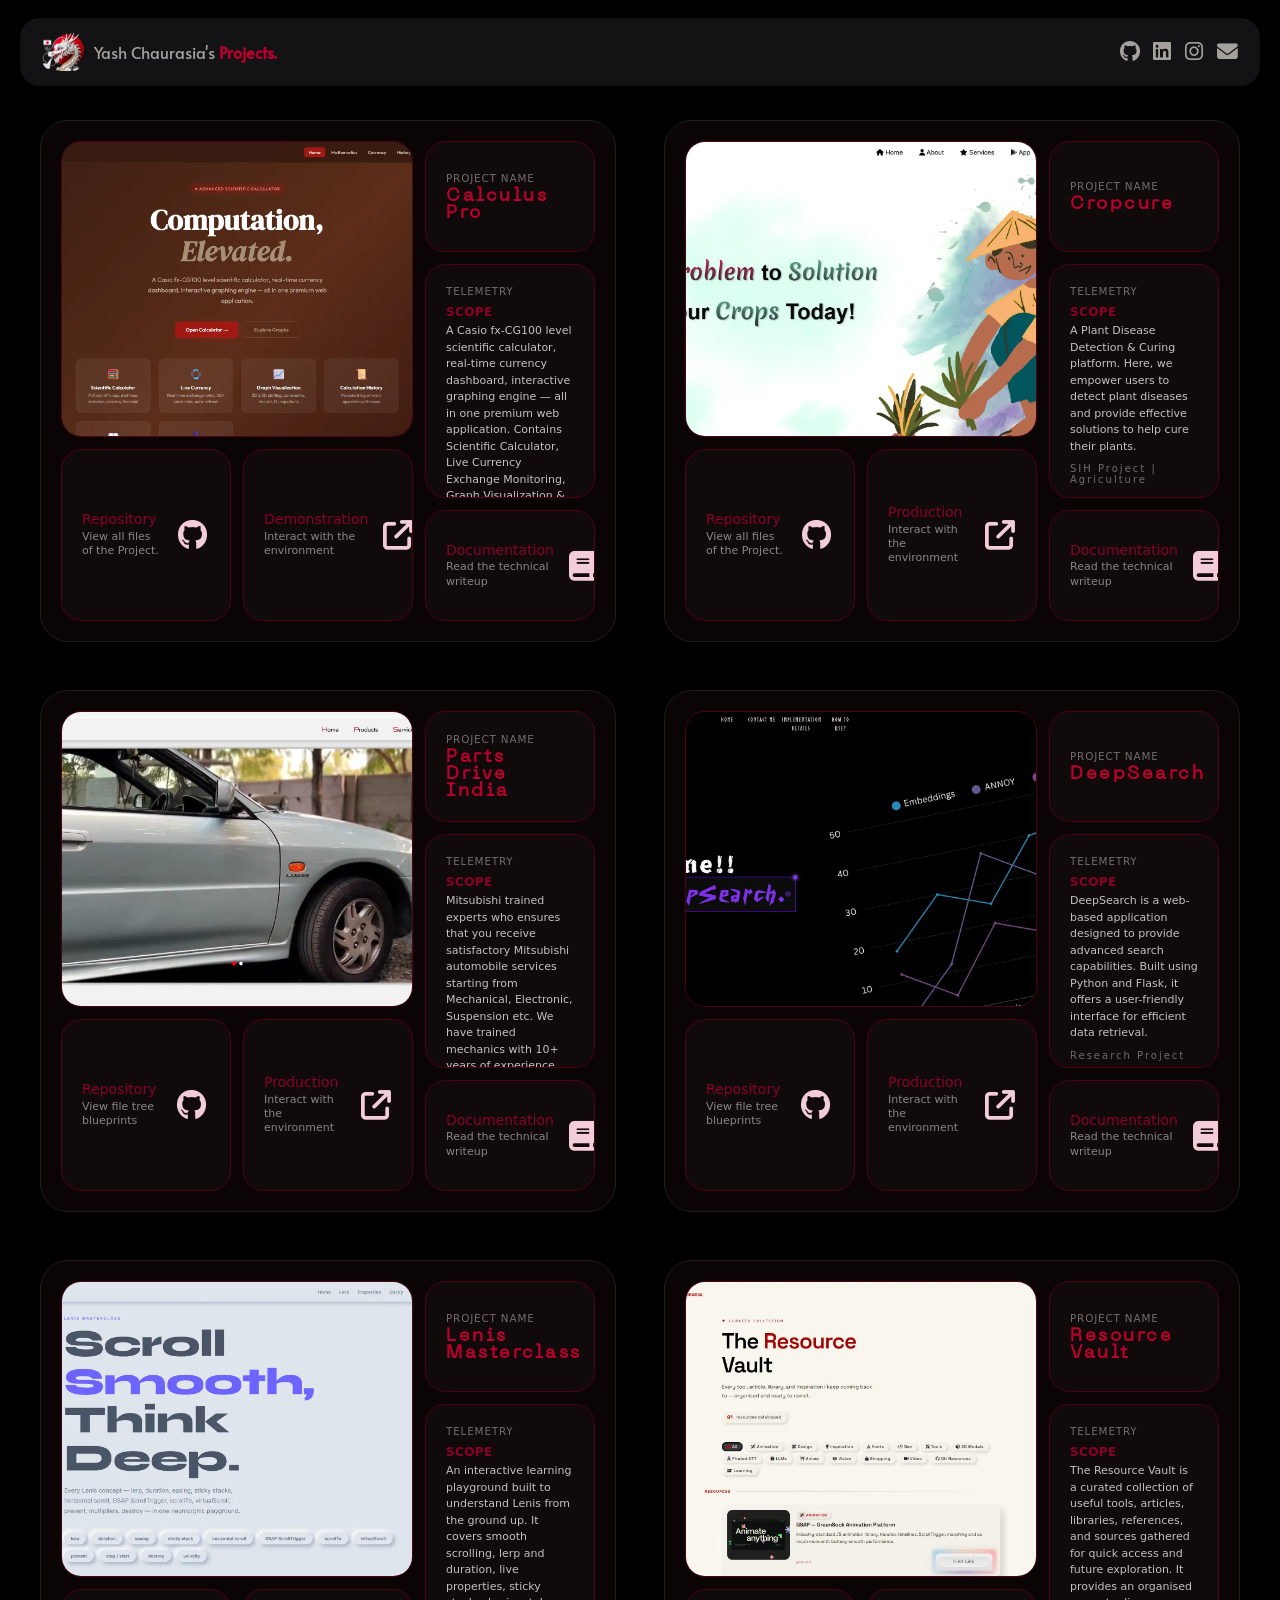
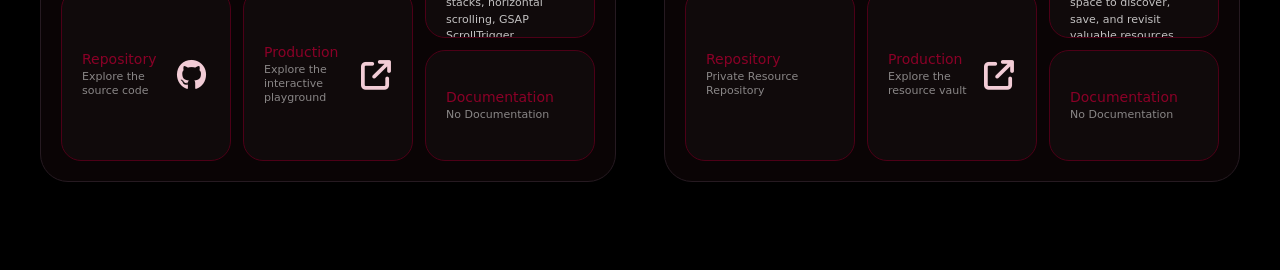
<file: templates/projects/all-projects.html>
<!DOCTYPE html>
<html lang="en">

<head>
  <meta charset="UTF-8">
  <meta name="viewport" content="width=device-width, initial-scale=1.0, maximum-scale=1">
  <title>YASH CHAURASIA's PROJECTS</title>

  <link rel="stylesheet" href="../../static/fonts.css" />
  <link rel="stylesheet" href="../../static/all-projects.css" />

  <!-- ============Favicon==================== -->
  <link rel="icon" href="../../static/img/favicon/favicon.ico" type="image/x-icon">
  <link rel="icon" type="image/png" sizes="192x192" href="../../static/img/favicon/android-chrome-192x192.png">
  <link rel="icon" type="image/png" sizes="512x512" href="../../static/img/favicon/android-chrome-512x512.png">
  <link rel="apple-touch-icon" sizes="180x180" href="../../static/img/favicon/apple-touch-icon.png">
  <link rel="icon" type="image/png" sizes="32x32" href="../../static/img/favicon/favicon-32x32.png">
  <link rel="icon" type="image/png" sizes="16x16" href="../../static/img/favicon/favicon-16x16.png">
  <link rel="manifest" href="../../static/img/favicon/site.webmanifest">

  <link rel="stylesheet" href="https://cdnjs.cloudflare.com/ajax/libs/font-awesome/6.5.2/css/all.min.css">
  <script src="https://cdnjs.cloudflare.com/ajax/libs/gsap/3.12.5/gsap.min.js"></script>

  <link rel="preconnect" href="https://fonts.googleapis.com">
  <link rel="preconnect" href="https://fonts.gstatic.com" crossorigin>
  <link href="https://fonts.googleapis.com/css2?family=Alata&family=Reggae+One&display=swap" rel="stylesheet">
</head>

<body>

  <!-- ================= NAVBAR ================= -->
  <div class="nav-wrap">
    <nav class="nav-glass">
      <a href="../../index.html#projects" class="nav-logo" title="Back to portfolio">
        <div class="logo-mark"><img src="../../static/img/logo.webp" alt="Logo" class="logo"></div>
        <span class="logo-label">Yash Chaurasia's <strong style="color: var(--c3);">Projects.</strong></span>
      </a>


      <div class="nav-actions">
        <ul class="nav-socials" style="list-style:none; display:flex; gap:0.85rem;">
          <li><a href="https://github.com/YashChaurasia01" target="_blank" rel="noopener noreferrer"
              aria-label="GitHub"><i class="fa-brands fa-github"></i></a></li>
          <li><a href="https://linkedin.com/in/yashchaurasia01" target="_blank" rel="noopener noreferrer"
              aria-label="LinkedIn"><i class="fa-brands fa-linkedin"></i></a></li>
          <li><a href="https://instagram.com/yashc.exe" target="_blank" rel="noopener noreferrer"
              aria-label="Instagram"><i class="fa-brands fa-instagram"></i></a></li>
          <li><a href="https://mail.google.com/mail/?view=cm&fs=1&to=xukyosho@gmail.com" aria-label="Email"><i
                class="fa-solid fa-envelope"></i></a>
          </li>
        </ul>
      </div>
    </nav>
  </div>

  <main class="portfolio-grid">

    <!-- ============ PROJECT Calculus Pro ============ -->
    <article class="project-card">
      <div class="bento-grid">

        <div class="bento-box glow-border box-preview">
          <img src="../../static/img/sticky/calculus.webp" alt="Project Calculus Pro Home" class="preview-image">
          <div class="box-content">
          </div>
        </div>

        <div class="bento-box glow-border box-title">
          <div class="box-content box-content-center">
            <span class="eyebrow">Project Name</span>
            <h1 class="project-title">Calculus Pro</h1>
          </div>
        </div>

        <div class="bento-box glow-border box-desc">
          <div class="box-content">
            <span class="eyebrow">Telemetry</span>
            <div class="scope-block">
              <h3 class="scope-heading">Scope</h3>
              <p class="scope-text">A Casio fx-CG100 level scientific calculator, real-time currency dashboard,
                interactive graphing engine — all in one premium web application. Contains Scientific Calculator, Live
                Currency Exchange Monitoring, Graph Visualization & Usage Guide.</p>
            </div>
            <p class="updated-date">- Research Project.</p>
          </div>
        </div>

        <div class="bento-box glow-border box-link">
          <div class="box-content box-content-row">
            <div class="action-info">
              <h3 class="action-title">Repository</h3>
              <p class="action-subtitle">View all files of the Project.</p>
            </div>
            <a href="https://github.com/YashChaurasia01/calculuspro" target="_blank" class="action-btn">
              <i class="fa-brands fa-github"></i>
              <span class="btn-stars"></span>
            </a>
          </div>
        </div>

        <div class="bento-box glow-border box-link">
          <div class="box-content box-content-row">
            <div class="action-info">
              <h3 class="action-title">Demonstration</h3>
              <p class="action-subtitle">Interact with the environment</p>
            </div>
            <a href="https://calculuspro.vercel.app" target="_blank" class="action-btn">
              <i class="fa-solid fa-arrow-up-right-from-square"></i>
              <span class="btn-stars"></span>
            </a>
          </div>
        </div>

        <div class="bento-box glow-border box-link-1">
          <div class="box-content box-content-row">
            <div class="action-info">
              <h3 class="action-title">Documentation</h3>
              <p class="action-subtitle">Read the technical writeup</p>
            </div>
            <a href="../projects/calculuspro.html" target="_blank" class="action-btn">
              <i class="fa-solid fa-book"></i>
              <span class="btn-stars"></span>
            </a>
          </div>
        </div>

      </div>
    </article>

    <!-- ============ Cropcure ============ -->
    <article class="project-card">
      <div class="bento-grid">

        <div class="bento-box glow-border box-preview">
          <img src="../../static/img/sticky/cropc.webp" alt="Cropcure preview" class="preview-image">
          <div class="box-content">
          </div>
        </div>

        <div class="bento-box glow-border box-title">
          <div class="box-content box-content-center">
            <span class="eyebrow">Project Name</span>
            <h1 class="project-title">Cropcure</h1>
          </div>
        </div>

        <div class="bento-box glow-border box-desc">
          <div class="box-content">
            <span class="eyebrow">Telemetry</span>
            <div class="scope-block">
              <h3 class="scope-heading">Scope</h3>
              <p class="scope-text"> A Plant Disease Detection & Curing platform. Here, we empower users to detect plant
                diseases and provide effective solutions to help cure their plants.</p>
            </div>
            <p class="updated-date">SIH Project | Agriculture</p>
          </div>
        </div>

        <div class="bento-box glow-border box-link">
          <div class="box-content box-content-row">
            <div class="action-info">
              <h3 class="action-title">Repository</h3>
              <p class="action-subtitle">View all files of the Project.</p>
            </div>
            <a href="https://github.com/YashChaurasia01/CropCure" target="_blank" class="action-btn">
              <i class="fa-brands fa-github"></i>
              <span class="btn-stars"></span>
            </a>
          </div>
        </div>

        <div class="bento-box glow-border box-link">
          <div class="box-content box-content-row">
            <div class="action-info">
              <h3 class="action-title">Production</h3>
              <p class="action-subtitle">Interact with the environment</p>
            </div>
            <a href="https://cropcure-home.vercel.app" target="_blank" class="action-btn">
              <i class="fa-solid fa-arrow-up-right-from-square"></i>
              <span class="btn-stars"></span>
            </a>
          </div>
        </div>

        <div class="bento-box glow-border box-link-1">
          <div class="box-content box-content-row">
            <div class="action-info">
              <h3 class="action-title">Documentation</h3>
              <p class="action-subtitle">Read the technical writeup</p>
            </div>
            <a href="../projects/cropcure.html" target="_blank" class="action-btn">
              <i class="fa-solid fa-book"></i>
              <span class="btn-stars"></span>
            </a>
          </div>
        </div>

      </div>
    </article>

    <!-- ============ Parts Drive India ============ -->
    <article class="project-card">
      <div class="bento-grid">

        <div class="bento-box glow-border box-preview">
          <img src="../../static/img/sticky/pdi.webp" alt="Parts Drive India preview" class="preview-image">
          <div class="box-content">
          </div>
        </div>

        <div class="bento-box glow-border box-title">
          <div class="box-content box-content-center">
            <span class="eyebrow">Project Name</span>
            <h1 class="project-title">Parts Drive India</h1>
          </div>
        </div>

        <div class="bento-box glow-border box-desc">
          <div class="box-content">
            <span class="eyebrow">Telemetry</span>
            <div class="scope-block">
              <h3 class="scope-heading">Scope</h3>
              <p class="scope-text">Mitsubishi trained experts who ensures that you receive satisfactory Mitsubishi
                automobile services starting from Mechanical, Electronic, Suspension etc. We have trained mechanics with
                10+ years of experience with Audi, BMW, Mercedes Benz & Volvo.</p>
            </div>
            <p class="updated-date">Business Model</p>
          </div>
        </div>

        <div class="bento-box glow-border box-link">
          <div class="box-content box-content-row">
            <div class="action-info">
              <h3 class="action-title">Repository</h3>
              <p class="action-subtitle">View file tree blueprints</p>
            </div>
            <a href="https://github.com/YashChaurasia01/PartsDriveIndia" target="_blank" class="action-btn">
              <i class="fa-brands fa-github"></i>
              <span class="btn-stars"></span>
            </a>
          </div>
        </div>

        <div class="bento-box glow-border box-link">
          <div class="box-content box-content-row">
            <div class="action-info">
              <h3 class="action-title">Production</h3>
              <p class="action-subtitle">Interact with the environment</p>
            </div>
            <a href="https://partsdrive.in" target="_blank" class="action-btn">
              <i class="fa-solid fa-arrow-up-right-from-square"></i>
              <span class="btn-stars"></span>
            </a>
          </div>
        </div>

        <div class="bento-box glow-border box-link-1">
          <div class="box-content box-content-row">
            <div class="action-info">
              <h3 class="action-title">Documentation</h3>
              <p class="action-subtitle">Read the technical writeup</p>
            </div>
            <a href="../projects/partsdrive.html" target="_blank" class="action-btn">
              <i class="fa-solid fa-book"></i>
              <span class="btn-stars"></span>
            </a>
          </div>
        </div>

      </div>
    </article>

    <!-- ============ DeepSearch ============ -->
    <article class="project-card">
      <div class="bento-grid">

        <div class="bento-box glow-border box-preview">
          <img src="../../static/img/sticky/deeps.webp" alt="DeepSearch preview" class="preview-image">
          <div class="box-content">
          </div>
        </div>

        <div class="bento-box glow-border box-title">
          <div class="box-content box-content-center">
            <span class="eyebrow">Project Name</span>
            <h1 class="project-title">DeepSearch</h1>
          </div>
        </div>

        <div class="bento-box glow-border box-desc">
          <div class="box-content">
            <span class="eyebrow">Telemetry</span>
            <div class="scope-block">
              <h3 class="scope-heading">Scope</h3>
              <p class="scope-text">DeepSearch is a web-based application designed to provide advanced search
                capabilities. Built using Python and Flask, it offers a user-friendly interface for efficient data
                retrieval.</p>
            </div>
            <p class="updated-date">Research Project</p>
          </div>
        </div>

        <div class="bento-box glow-border box-link">
          <div class="box-content box-content-row">
            <div class="action-info">
              <h3 class="action-title">Repository</h3>
              <p class="action-subtitle">View file tree blueprints</p>
            </div>
            <a href="https://github.com/DeepNets-US/DeepSearch" target="_blank" class="action-btn">
              <i class="fa-brands fa-github"></i>
              <span class="btn-stars"></span>
            </a>
          </div>
        </div>

        <div class="bento-box glow-border box-link">
          <div class="box-content box-content-row">
            <div class="action-info">
              <h3 class="action-title">Production</h3>
              <p class="action-subtitle">Interact with the environment</p>
            </div>
            <a href="https://deepsearch-ssn5.onrender.com" target="_blank" class="action-btn">
              <i class="fa-solid fa-arrow-up-right-from-square"></i>
              <span class="btn-stars"></span>
            </a>
          </div>
        </div>

        <div class="bento-box glow-border box-link-1">
          <div class="box-content box-content-row">
            <div class="action-info">
              <h3 class="action-title">Documentation</h3>
              <p class="action-subtitle">Read the technical writeup</p>
            </div>
            <a href="../projects/deepsearch.html" target="_blank" class="action-btn">
              <i class="fa-solid fa-book"></i>
              <span class="btn-stars"></span>
            </a>
          </div>
        </div>

      </div>
    </article>

    <!-- ============ Lenis Masterclass ============ -->
    <article class="project-card">
      <div class="bento-grid">
        <div class="bento-box glow-border box-preview">
          <img src="../../static/img/sticky/lenispage.webp" alt="Lenis Masterclass preview" class="preview-image">
          <div class="box-content">
          </div>
        </div>
        <div class="bento-box glow-border box-title">
          <div class="box-content box-content-center">
            <span class="eyebrow">Project Name</span>
            <h1 class="project-title">Lenis Masterclass</h1>
          </div>
        </div>
        <div class="bento-box glow-border box-desc">
          <div class="box-content">
            <span class="eyebrow">Telemetry</span>
            <div class="scope-block">
              <h3 class="scope-heading">Scope</h3>
              <p class="scope-text">An interactive learning playground built to understand Lenis from the ground up. It
                covers smooth scrolling, lerp and duration, live properties, sticky stacks, horizontal scrolling, GSAP
                ScrollTrigger integration, scrollTo, virtualScroll, etc.</p>
            </div>
            <p class="updated-date">Learning Project</p>
          </div>
        </div>
        <div class="bento-box glow-border box-link">
          <div class="box-content box-content-row">
            <div class="action-info">
              <h3 class="action-title">Repository</h3>
              <p class="action-subtitle">Explore the source code</p>
            </div>
            <a href="https://github.com/YashChaurasia01/yashexe/blob/main/templates/Lenis.html" target="_blank" class="action-btn">
              <i class="fa-brands fa-github"></i>
              <span class="btn-stars"></span>
            </a>
          </div>
        </div>
        <div class="bento-box glow-border box-link">
          <div class="box-content box-content-row">
            <div class="action-info">
              <h3 class="action-title">Production</h3>
              <p class="action-subtitle">Explore the interactive playground</p>
            </div>
            <a href="../Lenis.html" target="_blank" class="action-btn">
              <i class="fa-solid fa-arrow-up-right-from-square"></i>
              <span class="btn-stars"></span>
            </a>
          </div>
        </div>
        <div class="bento-box glow-border box-link-1">
          <div class="box-content box-content-row">
            <div class="action-info">
              <h3 class="action-title">Documentation</h3>
              <p class="action-subtitle">No Documentation</p>
            </div>
          </div>
        </div>
      </div>
    </article>
    <!-- ============ Resource Vault ============ -->
    <article class="project-card">
      <div class="bento-grid">
        <div class="bento-box glow-border box-preview">
          <img src="../../static/img/sticky/resource.webp" alt="Resource Vault preview" class="preview-image">
          <div class="box-content">
          </div>
        </div>
        <div class="bento-box glow-border box-title">
          <div class="box-content box-content-center">
            <span class="eyebrow">Project Name</span>
            <h1 class="project-title">Resource Vault</h1>
          </div>
        </div>
        <div class="bento-box glow-border box-desc">
          <div class="box-content">
            <span class="eyebrow">Telemetry</span>
            <div class="scope-block">
              <h3 class="scope-heading">Scope</h3>
              <p class="scope-text">The Resource Vault is a curated collection of useful tools, articles, libraries,
                references, and sources gathered for quick access and future exploration. It provides an organised space
                to discover, save, and revisit valuable resources.</p>
            </div>
            <p class="updated-date">Resource Collection</p>
          </div>
        </div>
        <div class="bento-box glow-border box-link">
          <div class="box-content box-content-row">
            <div class="action-info">
              <h3 class="action-title">Repository</h3>
              <p class="action-subtitle">Private Resource Repository</p>
            </div>
          </div>
        </div>
        <div class="bento-box glow-border box-link">
          <div class="box-content box-content-row">
            <div class="action-info">
              <h3 class="action-title">Production</h3>
              <p class="action-subtitle">Explore the resource vault</p>
            </div>
            <a href="../Resources.html" target="_blank" class="action-btn">
              <i class="fa-solid fa-arrow-up-right-from-square"></i>
              <span class="btn-stars"></span>
            </a>
          </div>
        </div>
        <div class="bento-box glow-border box-link-1">
          <div class="box-content box-content-row">
            <div class="action-info">
              <h3 class="action-title">Documentation</h3>
              <p class="action-subtitle">No Documentation</p>
            </div>
          </div>
        </div>
      </div>
    </article>

  </main>

  <script src="../../static/all-projects.js"></script>
</body>

</html>
</file>
<file: static/fonts.css>
@font-face {
    font-family: Font1;
    src: url(./Fonts/Halimun.ttf);
}

@font-face {
    font-family: Font2;
    src: url(./Fonts/NeueMachina.otf);
}

@font-face {
    font-family: Font3;
    src: url(./Fonts/Greek-Freak.ttf);
}

@font-face {
    font-family: Font4;
    src: url(./Fonts/PublicaPlay.otf);
}

@font-face {
    font-family: Font5;
    src: url(./Fonts/space\ age.ttf);
}

@font-face {
    font-family: Font6;
    src: url(./Fonts/natumemozi.ttf);
}
</file>
<file: static/all-projects.css>
:root {
    --glow-color: 132, 0, 255;
    --glow-radius: 300px;
    --border-color: #4D0017;
    --background-dark: #170f128d;
    --white: hsl(0, 0%, 100%);
    --c2: #8A0027;
    --c3: #BC002D;
    --c4: #bc002c4c;
    --c5: #bc002c18;
    --bg: #000;
    --gtxt: #C9C5BEcc;
    --card-bg: #232328;
}

* {
    box-sizing: border-box;
}

body {
    margin: 0;
    background-color: #000000;
    font-family: ui-sans-serif, system-ui, sans-serif;
    display: flex;
    flex-direction: column;
    align-items: center;
    padding: 4rem 1rem;
}

::selection {
    background: var(--selection);
}

::-webkit-scrollbar {
    width: 10px;
}

::-webkit-scrollbar-thumb {
    background: linear-gradient(to bottom,#000, var(--c3), #000);
    border-radius: 10px;
}

::-webkit-scrollbar-track {
    background: #22222200;
}

/* ================= NAVBAR (glass, matches reference file) ================= */
.nav-wrap {
    position: fixed;
    top: 0;
    left: 0;
    width: 100%;
    display: flex;
    justify-content: center;
    padding: 1.1rem 1.25rem;
    z-index: 100;
}

.nav-glass {
    width: 100%;
    max-width: 1410px;
    height: 68px;
    border-radius: 20px;
    display: flex;
    align-items: center;
    justify-content: space-between;
    padding: 0 1.4rem;
    position: relative;
    background: color-mix(in srgb, var(--card-bg) 55%, transparent);
    backdrop-filter: blur(18px) saturate(1.5) brightness(1.05);
    -webkit-backdrop-filter: blur(18px) saturate(1.5) brightness(1.05);
    border: 1px solid color-mix(in srgb, var(--txt) 10%, transparent);
    box-shadow:
        0 8px 32px rgba(0, 0, 0, 0.12),
        inset 0 1px 0 color-mix(in srgb, var(--neu-shadow-light) 60%, transparent);
    transition: background 0.4s ease, border-color 0.4s ease;
}

.nav-logo {
    display: flex;
    align-items: center;
    gap: 0.6rem;
    text-decoration: none;
    flex-shrink: 0;
    overflow: hidden;
}

.logo {
    width: 45px;
    height: auto;
    display: block;
    overflow: hidden;
    border-radius: 12px;
}

.logo-label{
    font-family: 'Alata', sans-serif;
    color: var(--gtxt);
}

.logo-mark {
    width: 42px;
    height: 42px;
    border-radius: 12px;
    display: flex;
    align-items: center;
    justify-content: center;
    font-family: 'Gaegu', cursive;
    font-weight: 700;
    font-size: 1.15rem;
    color: var(--c3);
    transition: 0.3s ease-in-out;
    overflow: hidden;
}

.logo-mark:hover {
    filter: brightness(1.03) saturate(1.5);
}

.nav-actions {
    display: flex;
    align-items: center;
    gap: 1.1rem;
    flex-shrink: 0;
}

.nav-socials {
    display: flex;
    align-items: center;
    gap: 1.3rem;
}

.nav-socials a {
    font-size: 1.3rem;
    color: var(--gtxt);
    transition: color 0.25s ease, transform 0.25s ease;
}

.nav-socials a:hover {
    color: var(--c3);
    transform: translateY(-2px);
}

@media (max-width: 720px) {
    .nav-title {
        display: none;
    }

    .nav-glass {
        padding: 0 1rem;
    }

    .nav-logo {
        flex-shrink: 1;
        min-width: 0;
    }

    .nav-logo span.full,
    .logo-label {
        display: none;
    }

    .nav-actions {
        flex-shrink: 0;
    }

    .nav-socials {
        gap: 0.9rem;
    }

    .nav-socials a {
        font-size: 1.15rem;
    }
}

@media (max-width: 480px) {
    .nav-glass {
        height: 60px;
        padding: 0 0.85rem;
    }

    .nav-socials {
        gap: 0.65rem;
    }

    .nav-socials a:nth-child(n+3) {
        display: none;
    }
}


/* ============ LAYOUT ============ */

.portfolio-grid {
    display: grid;
    grid-template-columns: 1fr;
    gap: 3rem;
    width: 100%;
    max-width: 120rem;
    margin: 0 auto;
    padding: 1.5rem;
    margin-top: 2rem;
}

@media (min-width: 1280px) {
    .portfolio-grid {
        grid-template-columns: repeat(2, 1fr);
    }
}

.project-card {
    background-color: #170a0d74;
    border: 1px solid #261a21;
    border-radius: 28px;
    padding: 1.25rem;
    box-shadow: 0 10px 30px rgba(0, 0, 0, 0.3);
    transition: border-color 0.3s ease, box-shadow 0.3s ease;
}

.project-card:hover {
    border-color: #8b002a;
    box-shadow: 0 15px 40px rgba(132, 0, 255, 0.05);
}

.bento-grid {
    --glow-x: 50%;
    --glow-y: 50%;
    --glow-intensity: 0;
    display: grid;
    grid-template-columns: 1fr;
    gap: 0.75rem;
    width: 100%;
}

@media (min-width: 640px) {
    .bento-grid {
        grid-template-columns: repeat(6, 1fr);
        grid-template-rows: repeat(8, 1fr);   /* 4 equal-fraction rows instead of auto */
        height: 480px;                         /* fixed total height the 4 rows divide up */
    }

    .box-preview {
        grid-column: span 4;
        grid-row: span 5;      /* was span 3 — this is the "reduce" */
        min-height: unset;     /* let the fr row control height now, not a fixed px min */
    }

    .box-title {
        grid-column: span 2;
        grid-row: span 2;      /* unchanged */
    }

    .box-desc {
        grid-column: span 2;
        grid-row: span 4;      /* was span 2 — must shrink to match preview's new span 2 total */
    }

    .box-link {
        grid-column: span 2;
        grid-row: span 3;      /* was span 1 — this is the "increase," filling the freed rows */
        min-height: unset;
    }
    .box-link-1 {
        grid-column: span 2;
        grid-row: span 2;      /* was span 1 — this is the "increase," filling the freed rows */
        min-height: unset;
    }
}

@media (max-width: 639px) {
    .box-preview {
        min-height: 240px;
    }
}

@media (max-width: 480px) {
    .box-preview {
        min-height: 200px;
    }

    .project-card {
        padding: 0.85rem;
        border-radius: 20px;
    }

    .bento-box {
        padding: 1rem;
    }
}

/* ============ BOX BASE (border + radius + padding live here now) ============ */

.bento-box {
    position: relative;
    background-color: var(--background-dark);
    color: var(--white);
    border: 1px solid var(--border-color);
    border-radius: 20px;
    padding: 1.25rem;
    overflow: hidden;
    display: flex;
    flex-direction: column;
    justify-content: space-between;
    font-weight: 300;
    transition: transform 0.3s ease;
    cursor: default;
}

.bento-box:hover {
    transform: translateY(-2px);
}

.box-content {
    position: relative;
    z-index: 10;
    width: 100%;
    height: 100%;
    display: flex;
    flex-direction: column;
    justify-content: space-between;
}

.box-content-center {
    justify-content: center;
    align-items: flex-start;
}

.box-content-row {
    flex-direction: row;
    align-items: center;
    justify-content: space-between;
    gap: 1rem;
}

/* ============ PREVIEW BOX (image only, no video) ============ */

.preview-image {
    position: absolute;
    inset: 0;
    width: 100%;
    height: 100%;
    object-fit: cover;
    z-index: 0;
    pointer-events: none;
}

/* ============ TITLE / DESC BOXES ============ */

.eyebrow {
    font-size: 0.65rem;
    text-transform: uppercase;
    letter-spacing: 0.08em;
    opacity: 0.4;
}

.project-title {
    font-family: Font2;
    font-size: 1.125rem;
    font-weight: 600;
    letter-spacing: 0.14em;
    margin: 0.25rem 0 0;
    color: var(--c3);
}

.scope-block {
    margin-top: 0.5rem;
}

.scope-heading {
    font-size: 0.75rem;
    font-weight: 600;
    text-transform: uppercase;
    color: var(--c2);
    letter-spacing: 0.03em;
    margin: 0 0 0.25rem;
}

.scope-text {
    font-size: 0.6875rem;
    line-height: 1.5;
    opacity: 0.75;
    margin: 0;
}

.updated-date {
    font-size: 0.625rem;
    opacity: 0.4;
    margin: 0.5rem 0 0;
    letter-spacing: .2em;
}

/* ============ LINK / ACTION BOXES ============ */

.action-info {
    display: flex;
    flex-direction: column;
    justify-content: center;
}

.action-title {
    font-size: 0.875rem;
    font-weight: 500;
    color: var(--c2);
    margin: 0;
}

.action-subtitle {
    font-size: 0.6875rem;
    opacity: 0.5;
    line-height: 1.3;
    margin: 0.15rem 0 0;
}

/* ============ BORDER GLOW ON HOVER ============ */

.glow-border::after {
    content: '';
    position: absolute;
    inset: 0;
    padding: 4px;
    background: radial-gradient(var(--glow-radius) circle at var(--glow-x) var(--glow-y),
            var(--c3) 0%,
            var(--c3) 30%,
            transparent 60%);
    opacity: var(--glow-intensity);
    border-radius: inherit;
    -webkit-mask: linear-gradient(#fff 0 0) content-box, linear-gradient(#fff 0 0);
    -webkit-mask-composite: xor;
    mask: linear-gradient(#fff 0 0) content-box, linear-gradient(#fff 0 0);
    mask-composite: exclude;
    pointer-events: none;
    z-index: 5;
    transition: opacity 0.3s ease;
}

.glow-border:hover {
    box-shadow: 0 4px 20px rgba(78, 24, 53, 0.4), 0 0 3px var(--c3);
}

/* ============ HOVER PARTICLES (the "stars"), injected by JS ============ */

.particle {
    position: absolute;
    width: 4px;
    height: 4px;
    border-radius: 50%;
    background: var(--c4);
    box-shadow: 0 0 6px rgba(var(--glow-color), 0.6);
    pointer-events: none;
    z-index: 8;
}

/* ============ CLICK RIPPLE ============ */

.click-ripple {
    position: absolute;
    border-radius: 50%;
    background: radial-gradient(circle, rgba(var(--glow-color), 0.25) 0%, transparent 70%);
    pointer-events: none;
    z-index: 9;
    transform: scale(0);
}

/* ============ CURSOR SPOTLIGHT ============ */

.cursor-spotlight {
    position: fixed;
    width: 600px;
    height: 600px;
    border-radius: 50%;
    pointer-events: none;
    background: radial-gradient(circle, var(--c4) 0%, transparent 70%);
    z-index: 100;
    opacity: 0;
    transform: translate(-50%, -50%);
    mix-blend-mode: screen;
    left: 0;
    top: 0;
}

/* ============ ACTION BUTTON (github / launch / docs) ============ */

.action-btn {
    position: relative;
    right: 1px;
    display: flex;
    align-items: center;
    gap: 8px;
    height: 100%;
    width: 60px;
    align-items: center;
    justify-content: center;
    font-size: 30px;
    font-weight: 500;
    color: #f2ccd6;
    text-decoration: none;
    cursor: pointer;
    overflow: visible;
    transition: all 0.3s ease-in-out;
}

.action-btn:hover {
    color: var(--c3);
}

/* Star burst — the markup inside .btn-stars is injected by JS, once per button */

.btn-stars {
    position: absolute;
    inset: 0;
    pointer-events: none;
}

.btn-star {
    position: absolute;
    width: 15px;
    height: auto;
    z-index: -5;
    opacity: 0;
    filter: drop-shadow(0 0 0 #f6cfe1);
}

.btn-star-fill {
    fill: var(--c2);
}

.btn-star-1 { top: 20%; left: 20%; width: 20px; transition: all 1s cubic-bezier(0.05, 0.83, 0.43, 0.96); }
.btn-star-2 { top: 45%; left: 45%; width: 12px; transition: all 1s cubic-bezier(0, 0.4, 0, 1.01); }
.btn-star-3 { top: 40%; left: 40%; width: 6px;  transition: all 1s cubic-bezier(0, 0.4, 0, 1.01); }
.btn-star-4 { top: 20%; left: 40%; width: 8px;  transition: all 0.8s cubic-bezier(0, 0.4, 0, 1.01); }
.btn-star-5 { top: 25%; left: 45%; width: 12px; transition: all 0.6s cubic-bezier(0, 0.4, 0, 1.01); }
.btn-star-6 { top: 5%;  left: 50%; width: 6px;  transition: all 0.8s ease; }

.action-btn:hover .btn-star {
    opacity: 1;
    z-index: 20;
}

.action-btn:hover .btn-star-1 { top: -70%; left: -15%; filter: drop-shadow(0 0 6px #bf99ff); }
.action-btn:hover .btn-star-2 { top: -25%; left: 15%;  filter: drop-shadow(0 0 6px #bf99ff); }
.action-btn:hover .btn-star-3 { top: 75%;  left: 20%;  filter: drop-shadow(0 0 4px #bf99ff); }
.action-btn:hover .btn-star-4 { top: 40%;  left: 85%;  filter: drop-shadow(0 0 4px #bf99ff); }
.action-btn:hover .btn-star-5 { top: 15%;  left: 105%; filter: drop-shadow(0 0 6px #bf99ff); }
.action-btn:hover .btn-star-6 { top: -15%; left: 55%;  filter: drop-shadow(0 0 4px #bf99ff); }
</file>
